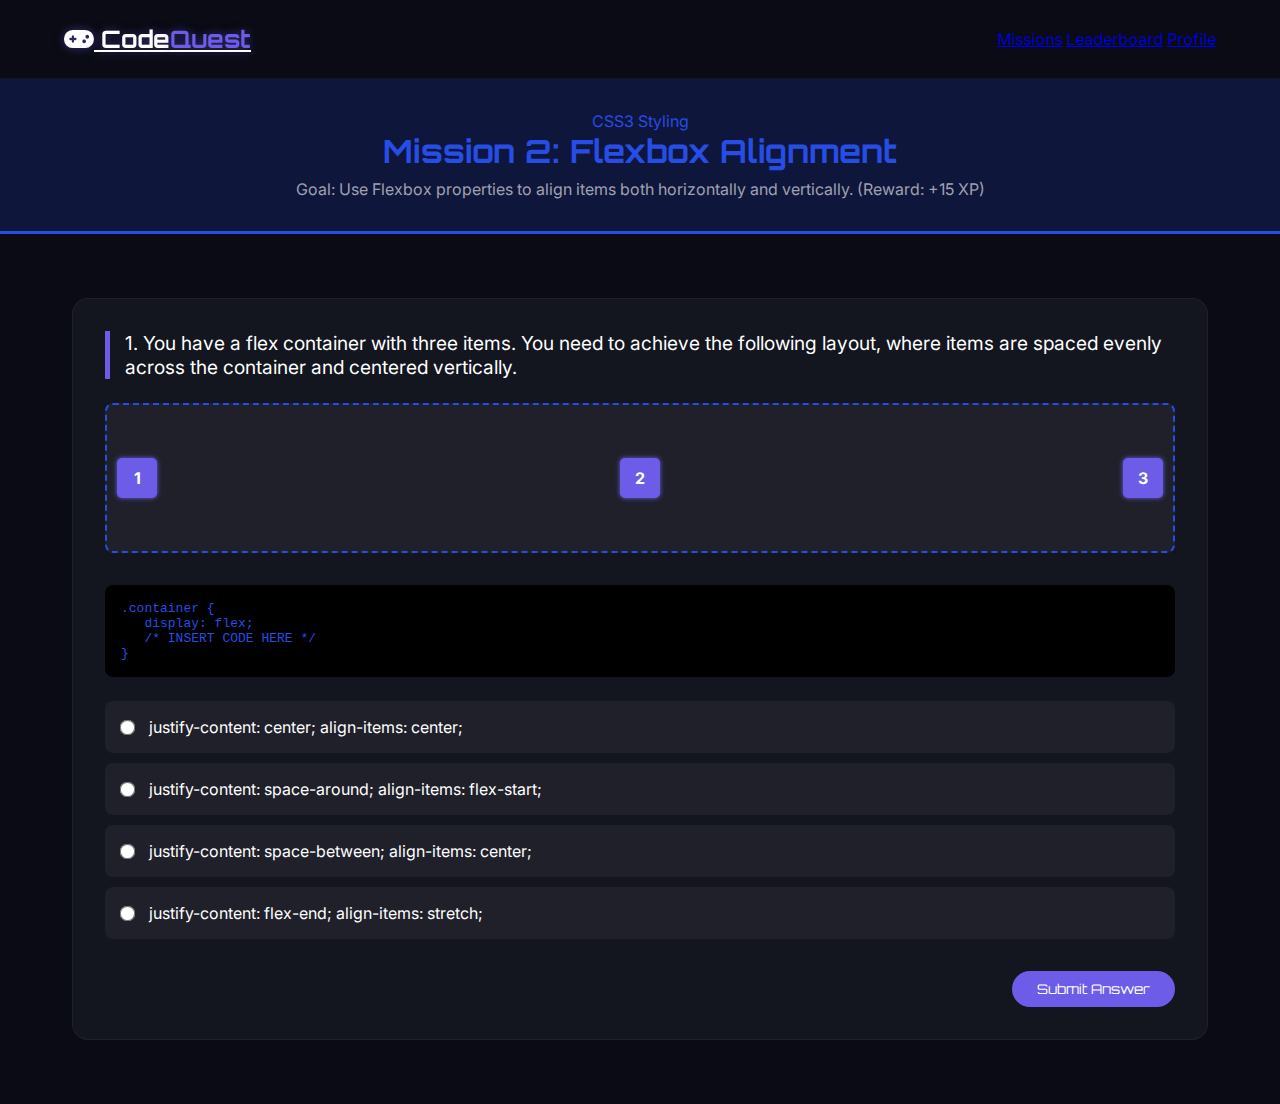
<file: mission_css.html>
<!DOCTYPE html>
<html lang="en">
<head>
    <meta charset="UTF-8">
    <meta name="viewport" content="width=device-width, initial-scale=1.0">
    <title>Mission 2: CSS Flexbox Challenge | CodeQuest</title>
    <link rel="stylesheet" href="style.css">
    <link rel="stylesheet" href="https://cdnjs.cloudflare.com/ajax/libs/font-awesome/6.4.0/css/all.min.css">
    <link href="https://fonts.googleapis.com/css2?family=Inter:wght@300;400;600&family=Orbitron:wght@400;700&display=swap" rel="stylesheet">
    <style>
        /* Specific Styles for the CSS Mission Page */
        .mission-header {
            background-color: #264de430; /* CSS color tint */
            padding: 2rem;
            text-align: center;
            border-bottom: 3px solid #264de4;
            margin-bottom: 2rem;
        }
        .mission-header h1 {
            font-family: 'Orbitron';
            color: #264de4;
            margin-bottom: 0.5rem;
        }
        .challenge-box {
            background: var(--card-bg);
            border: 1px solid var(--glass-border);
            border-radius: 16px;
            padding: 2rem;
            margin-bottom: 2rem;
        }
        .question-text {
            font-size: 1.2rem;
            margin-bottom: 1.5rem;
            border-left: 5px solid var(--primary);
            padding-left: 15px;
        }
        .option-item {
            display: flex;
            align-items: center;
            background: rgba(255, 255, 255, 0.05);
            padding: 15px;
            margin-bottom: 10px;
            border-radius: 8px;
            cursor: pointer;
            transition: background 0.2s, border 0.2s;
            border: 1px solid transparent;
        }
        .option-item:hover {
            background: rgba(108, 92, 231, 0.1);
            border: 1px solid var(--primary);
        }
        .option-item input[type="radio"] {
            margin-right: 15px;
            accent-color: var(--primary);
            transform: scale(1.2);
        }
        .code-snippet {
            background: #000;
            padding: 1rem;
            border-radius: 8px;
            overflow-x: auto;
            margin-bottom: 1.5rem;
            font-family: monospace;
            color: #264de4; /* CSS highlight color */
        }
        .btn-submit {
            background: var(--primary);
            border: none;
            color: var(--text-main);
            padding: 10px 25px;
            border-radius: 20px;
            cursor: pointer;
            font-family: 'Orbitron';
            transition: 0.3s;
        }
        .btn-submit:hover {
            box-shadow: 0 0 15px rgba(108, 92, 231, 0.6);
        }

        /* Visualization Box for Flexbox Challenge */
        .flex-container-viz {
            display: flex;
            border: 2px dashed #264de4;
            background: rgba(255, 255, 255, 0.05);
            height: 150px;
            align-items: center; /* This is the key state */
            justify-content: space-between; /* This is the key state */
            margin-bottom: 2rem;
            padding: 10px;
            border-radius: 8px;
        }
        .flex-item-viz {
            background: var(--primary);
            color: var(--text-main);
            width: 40px;
            height: 40px;
            display: flex;
            align-items: center;
            justify-content: center;
            border-radius: 5px;
            font-weight: bold;
            box-shadow: 0 0 5px var(--primary);
        }
    </style>
</head>
<body>

    <nav class="navbar">
        <a href="index.html" class="logo">
            <i class="fa-solid fa-gamepad"></i> Code<span>Quest</span>
        </a>
        <div class="nav-links">
            <a href="index.html" class="active">Missions</a>
            <a href="leaderboard.html">Leaderboard</a>
            <a href="profile.html">Profile</a>
        </div>
    </nav>

    <div class="mission-header">
        <p style="color: #264de4;">CSS3 Styling</p>
        <h1>Mission 2: Flexbox Alignment</h1>
        <p style="color: var(--text-muted);">Goal: Use Flexbox properties to align items both horizontally and vertically. (Reward: +15 XP)</p>
    </div>

    <main class="container">
        
        <div class="challenge-box">
            <p class="question-text">1. You have a flex container with three items. You need to achieve the following layout, where items are spaced evenly across the container and centered vertically.</p>

            <div class="flex-container-viz">
                <div class="flex-item-viz">1</div>
                <div class="flex-item-viz">2</div>
                <div class="flex-item-viz">3</div>
            </div>
            

            <div class="code-snippet">
                .container { <br>
                &nbsp;&nbsp; display: flex; <br>
                &nbsp;&nbsp; /* INSERT CODE HERE */ <br>
                }
            </div>

            <form id="quiz-form">
                <label class="option-item">
                    <input type="radio" name="q1" value="A">
                    justify-content: center; align-items: center;
                </label>
                <label class="option-item">
                    <input type="radio" name="q1" value="B">
                    justify-content: space-around; align-items: flex-start;
                </label>
                <label class="option-item">
                    <input type="radio" name="q1" value="C">
                    justify-content: space-between; align-items: center;
                </label>
                <label class="option-item">
                    <input type="radio" name="q1" value="D">
                    justify-content: flex-end; align-items: stretch;
                </label>
            </form>
            
            <div style="text-align: right; margin-top: 2rem;">
                <button class="btn-submit" id="submit-quiz">Submit Answer</button>
            </div>
        </div>
        
    </main>

    <script>
        document.getElementById('submit-quiz').addEventListener('click', function() {
            const form = document.getElementById('quiz-form');
            const selected = form.elements['q1'].value;
            
            if (selected === 'C') {
                alert('CHALLENGE COMPLETE! +15 XP earned. You mastered the main and cross axis alignment.');
                // Simulate progress update
                window.location.href = 'index.html';
            } else if (selected) {
                alert('MISSION FAILED. Review Flexbox properties and try again.');
            } else {
                alert('Please select an option before submitting.');
            }
        });
    </script>

</body>
</html>
</file>
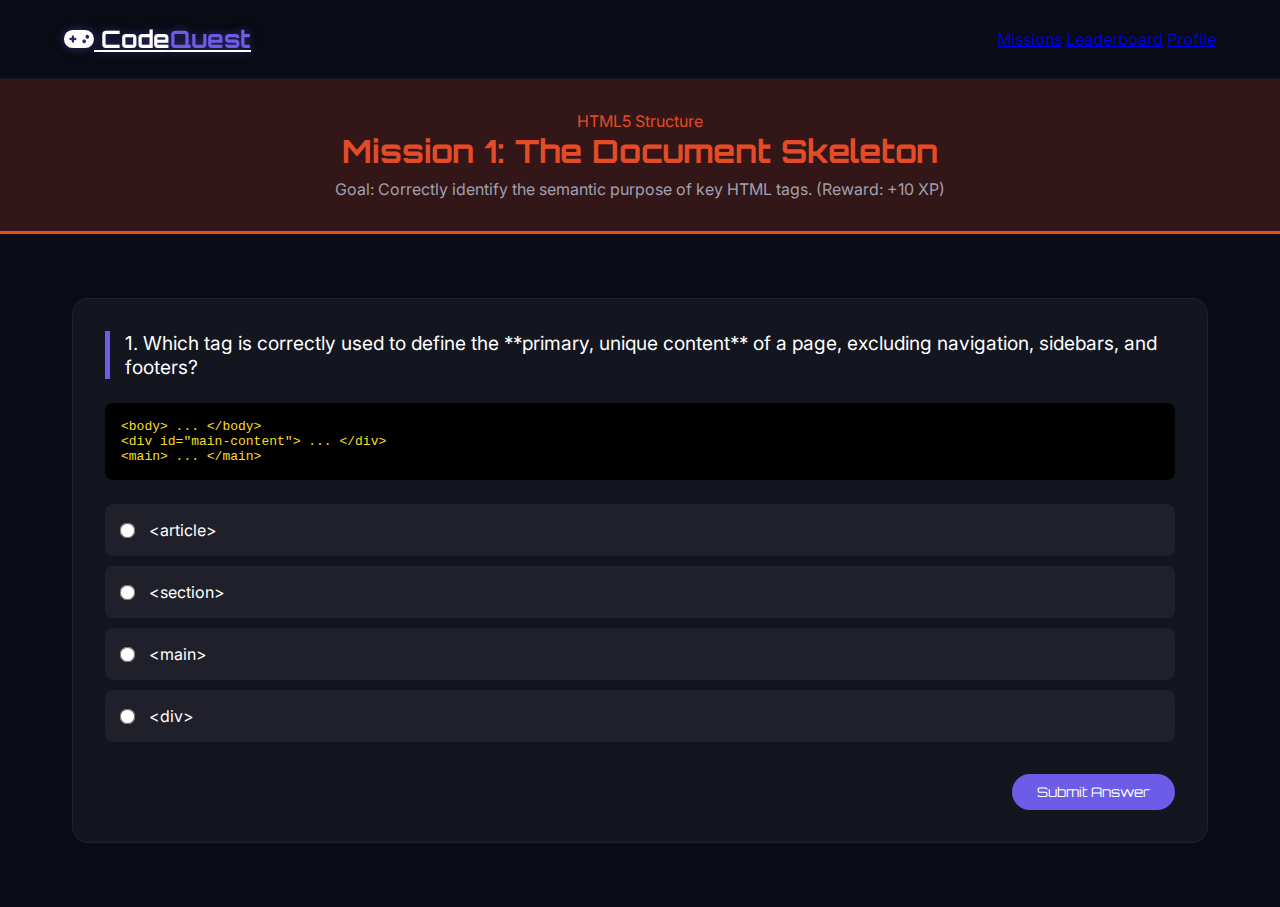
<file: mission_html.html>
<!DOCTYPE html>
<html lang="en">
<head>
    <meta charset="UTF-8">
    <meta name="viewport" content="width=device-width, initial-scale=1.0">
    <title>Mission 1: HTML Tag Basics | CodeQuest</title>
    <link rel="stylesheet" href="style.css">
    <link rel="stylesheet" href="https://cdnjs.cloudflare.com/ajax/libs/font-awesome/6.4.0/css/all.min.css">
    <link href="https://fonts.googleapis.com/css2?family=Inter:wght@300;400;600&family=Orbitron:wght@400;700&display=swap" rel="stylesheet">
    <style>
        /* Specific Styles for the Mission Page */
        .mission-header {
            background-color: #e34c2630; /* HTML color tint */
            padding: 2rem;
            text-align: center;
            border-bottom: 3px solid #e34c26;
            margin-bottom: 2rem;
        }
        .mission-header h1 {
            font-family: 'Orbitron';
            color: #e34c26;
            margin-bottom: 0.5rem;
        }
        .challenge-box {
            background: var(--card-bg);
            border: 1px solid var(--glass-border);
            border-radius: 16px;
            padding: 2rem;
            margin-bottom: 2rem;
        }
        .question-text {
            font-size: 1.2rem;
            margin-bottom: 1.5rem;
            border-left: 5px solid var(--primary);
            padding-left: 15px;
        }
        .option-item {
            display: flex;
            align-items: center;
            background: rgba(255, 255, 255, 0.05);
            padding: 15px;
            margin-bottom: 10px;
            border-radius: 8px;
            cursor: pointer;
            transition: background 0.2s, border 0.2s;
            border: 1px solid transparent;
        }
        .option-item:hover {
            background: rgba(108, 92, 231, 0.1);
            border: 1px solid var(--primary);
        }
        .option-item input[type="radio"] {
            margin-right: 15px;
            accent-color: var(--primary);
            transform: scale(1.2);
        }
        .code-snippet {
            background: #000;
            padding: 1rem;
            border-radius: 8px;
            overflow-x: auto;
            margin-bottom: 1.5rem;
            font-family: monospace;
            color: #f7df1e; /* JS/Code highlight color */
        }
        .btn-submit {
            background: var(--primary);
            border: none;
            color: var(--text-main);
            padding: 10px 25px;
            border-radius: 20px;
            cursor: pointer;
            font-family: 'Orbitron';
            transition: 0.3s;
        }
        .btn-submit:hover {
            box-shadow: 0 0 15px rgba(108, 92, 231, 0.6);
        }
    </style>
</head>
<body>

    <nav class="navbar">
        <a href="index.html" class="logo">
            <i class="fa-solid fa-gamepad"></i> Code<span>Quest</span>
        </a>
        <div class="nav-links">
            <a href="index.html" class="active">Missions</a>
            <a href="leaderboard.html">Leaderboard</a>
            <a href="profile.html">Profile</a>
        </div>
    </nav>

    <div class="mission-header">
        <p style="color: #e34c26;">HTML5 Structure</p>
        <h1>Mission 1: The Document Skeleton</h1>
        <p style="color: var(--text-muted);">Goal: Correctly identify the semantic purpose of key HTML tags. (Reward: +10 XP)</p>
    </div>

    <main class="container">
        
        <div class="challenge-box">
            <p class="question-text">1. Which tag is correctly used to define the **primary, unique content** of a page, excluding navigation, sidebars, and footers?</p>

            <div class="code-snippet">
                &lt;body&gt; ... &lt;/body&gt; <br>
                &lt;div id="main-content"&gt; ... &lt;/div&gt; <br>
                &lt;main&gt; ... &lt;/main&gt;
            </div>

            <form id="quiz-form">
                <label class="option-item">
                    <input type="radio" name="q1" value="A">
                    &lt;article&gt;
                </label>
                <label class="option-item">
                    <input type="radio" name="q1" value="B">
                    &lt;section&gt;
                </label>
                <label class="option-item">
                    <input type="radio" name="q1" value="C">
                    &lt;main&gt;
                </label>
                <label class="option-item">
                    <input type="radio" name="q1" value="D">
                    &lt;div&gt;
                </label>
            </form>
            
            <div style="text-align: right; margin-top: 2rem;">
                <button class="btn-submit" id="submit-quiz">Submit Answer</button>
            </div>
        </div>
        
    </main>

    <script>
        // Update the 'Resume' button in index.html to link to this page
        // You would do this by changing the index.html button's action:
        // <button class="btn-start" onclick="window.location.href='mission_html.html'">Resume</button>

        document.getElementById('submit-quiz').addEventListener('click', function() {
            const form = document.getElementById('quiz-form');
            const selected = form.elements['q1'].value;
            
            if (selected === 'C') {
                alert('SUCCESS! +10 XP earned. The <main> tag is the correct semantic element for primary content.');
                // In a real app, this would update the user's score in a database
                window.location.href = 'index.html'; // Go back to missions page
            } else if (selected) {
                alert('INCORRECT. Try again to save the mission.');
            } else {
                alert('Please select an option.');
            }
        });
    </script>

</body>
</html>
</file>
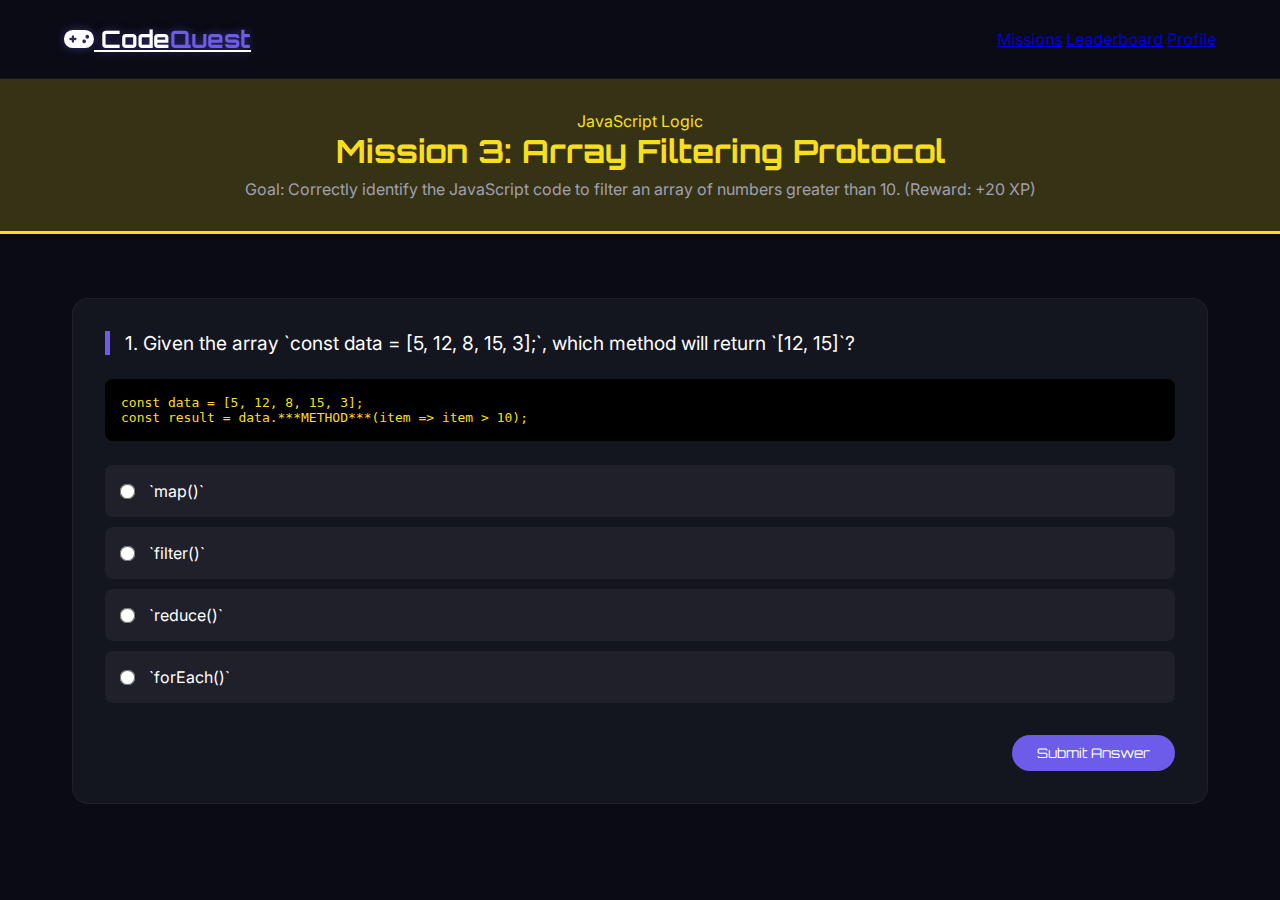
<file: mission_js.html>
<!DOCTYPE html>
<html lang="en">
<head>
    <meta charset="UTF-8">
    <meta name="viewport" content="width=device-width, initial-scale=1.0">
    <title>Mission 3: JavaScript Array Filter | CodeQuest</title>
    <link rel="stylesheet" href="style.css">
    <link rel="stylesheet" href="https://cdnjs.cloudflare.com/ajax/libs/font-awesome/6.4.0/css/all.min.css">
    <link href="https://fonts.googleapis.com/css2?family=Inter:wght@300;400;600&family=Orbitron:wght@400;700&display=swap" rel="stylesheet">
    <style>
        /* Specific Styles for the JS Mission Page */
        .mission-header {
            background-color: #f7df1e30; /* JS color tint */
            padding: 2rem;
            text-align: center;
            border-bottom: 3px solid #f7df1e;
            margin-bottom: 2rem;
        }
        .mission-header h1 {
            font-family: 'Orbitron';
            color: #f7df1e;
            margin-bottom: 0.5rem;
        }
        .challenge-box {
            background: var(--card-bg);
            border: 1px solid var(--glass-border);
            border-radius: 16px;
            padding: 2rem;
            margin-bottom: 2rem;
        }
        .question-text {
            font-size: 1.2rem;
            margin-bottom: 1.5rem;
            border-left: 5px solid var(--primary);
            padding-left: 15px;
        }
        .option-item {
            display: flex;
            align-items: center;
            background: rgba(255, 255, 255, 0.05);
            padding: 15px;
            margin-bottom: 10px;
            border-radius: 8px;
            cursor: pointer;
            transition: background 0.2s, border 0.2s;
            border: 1px solid transparent;
        }
        .option-item:hover {
            background: rgba(108, 92, 231, 0.1);
            border: 1px solid var(--primary);
        }
        .option-item input[type="radio"] {
            margin-right: 15px;
            accent-color: var(--primary);
            transform: scale(1.2);
        }
        .code-snippet {
            background: #000;
            padding: 1rem;
            border-radius: 8px;
            overflow-x: auto;
            margin-bottom: 1.5rem;
            font-family: monospace;
            color: #f7df1e; /* JS highlight color */
        }
        .btn-submit {
            background: var(--primary);
            border: none;
            color: var(--text-main);
            padding: 10px 25px;
            border-radius: 20px;
            cursor: pointer;
            font-family: 'Orbitron';
            transition: 0.3s;
        }
        .btn-submit:hover {
            box-shadow: 0 0 15px rgba(108, 92, 231, 0.6);
        }
    </style>
</head>
<body>

    <nav class="navbar">
        <a href="index.html" class="logo"><i class="fa-solid fa-gamepad"></i> Code<span>Quest</span></a>
        <div class="nav-links">
            <a href="index.html" class="active">Missions</a>
            <a href="leaderboard.html">Leaderboard</a>
            <a href="profile.html">Profile</a>
        </div>
    </nav>

    <div class="mission-header">
        <p style="color: #f7df1e;">JavaScript Logic</p>
        <h1>Mission 3: Array Filtering Protocol</h1>
        <p style="color: var(--text-muted);">Goal: Correctly identify the JavaScript code to filter an array of numbers greater than 10. (Reward: +20 XP)</p>
    </div>

    <main class="container">
        
        <div class="challenge-box">
            <p class="question-text">1. Given the array `const data = [5, 12, 8, 15, 3];`, which method will return `[12, 15]`?</p>

            <div class="code-snippet">
                const data = [5, 12, 8, 15, 3]; <br>
                const result = data.***METHOD***(item => item > 10);
            </div>

            <form id="quiz-form">
                <label class="option-item">
                    <input type="radio" name="q1" value="A">
                    `map()`
                </label>
                <label class="option-item">
                    <input type="radio" name="q1" value="B">
                    `filter()`
                </label>
                <label class="option-item">
                    <input type="radio" name="q1" value="C">
                    `reduce()`
                </label>
                <label class="option-item">
                    <input type="radio" name="q1" value="D">
                    `forEach()`
                </label>
            </form>
            
            <div style="text-align: right; margin-top: 2rem;">
                <button class="btn-submit" id="submit-quiz">Submit Answer</button>
            </div>
        </div>
        
    </main>

    <script>
        document.getElementById('submit-quiz').addEventListener('click', function() {
            const form = document.getElementById('quiz-form');
            const selected = form.elements['q1'].value;
            
            if (selected === 'B') {
                alert('ACCESS GRANTED! +20 XP earned. The filter() method creates a new array with all elements that pass the test implemented by the provided function.');
                window.location.href = 'index.html';
            } else if (selected) {
                alert('ACCESS DENIED. Logic error detected. Review Array Methods.');
            } else {
                alert('Select a method to proceed.');
            }
        });
    </script>
</body>
</html>
</file>
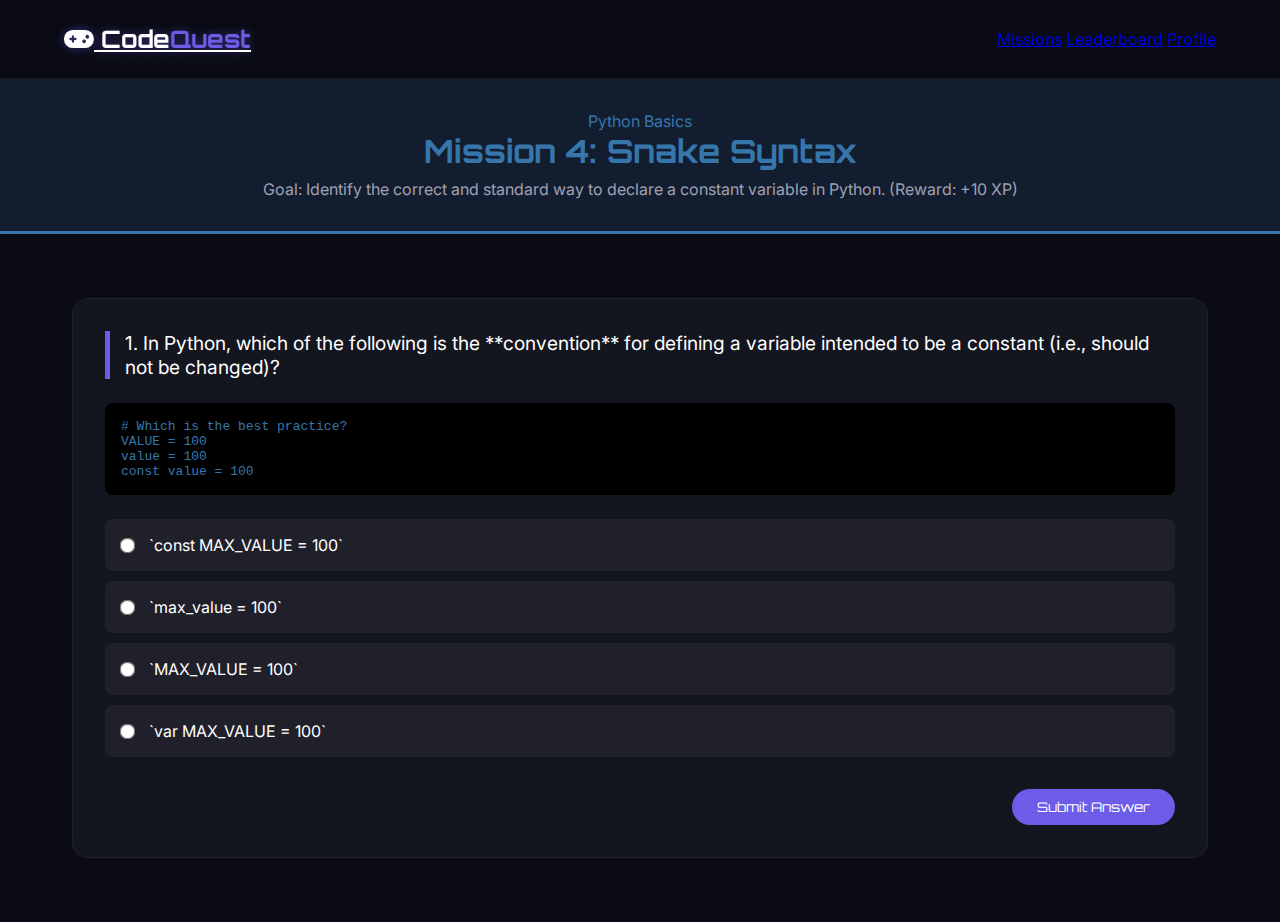
<file: mission_python.html>
<!DOCTYPE html>
<html lang="en">
<head>
    <meta charset="UTF-8">
    <meta name="viewport" content="width=device-width, initial-scale=1.0">
    <title>Mission 4: Python Variables | CodeQuest</title>
    <link rel="stylesheet" href="style.css">
    <link rel="stylesheet" href="https://cdnjs.cloudflare.com/ajax/libs/font-awesome/6.4.0/css/all.min.css">
    <link href="https://fonts.googleapis.com/css2?family=Inter:wght@300;400;600&family=Orbitron:wght@400;700&display=swap" rel="stylesheet">
    <style>
        /* Specific Styles for the Python Mission Page */
        .mission-header {
            background-color: #3776ab30; /* Python color tint */
            padding: 2rem;
            text-align: center;
            border-bottom: 3px solid #3776ab;
            margin-bottom: 2rem;
        }
        .mission-header h1 {
            font-family: 'Orbitron';
            color: #3776ab;
            margin-bottom: 0.5rem;
        }
        .challenge-box {
            background: var(--card-bg);
            border: 1px solid var(--glass-border);
            border-radius: 16px;
            padding: 2rem;
            margin-bottom: 2rem;
        }
        .question-text {
            font-size: 1.2rem;
            margin-bottom: 1.5rem;
            border-left: 5px solid var(--primary);
            padding-left: 15px;
        }
        .option-item {
            display: flex;
            align-items: center;
            background: rgba(255, 255, 255, 0.05);
            padding: 15px;
            margin-bottom: 10px;
            border-radius: 8px;
            cursor: pointer;
            transition: background 0.2s, border 0.2s;
            border: 1px solid transparent;
        }
        .option-item:hover {
            background: rgba(108, 92, 231, 0.1);
            border: 1px solid var(--primary);
        }
        .option-item input[type="radio"] {
            margin-right: 15px;
            accent-color: var(--primary);
            transform: scale(1.2);
        }
        .code-snippet {
            background: #000;
            padding: 1rem;
            border-radius: 8px;
            overflow-x: auto;
            margin-bottom: 1.5rem;
            font-family: monospace;
            color: #3776ab; /* Python highlight color */
        }
        .btn-submit {
            background: var(--primary);
            border: none;
            color: var(--text-main);
            padding: 10px 25px;
            border-radius: 20px;
            cursor: pointer;
            font-family: 'Orbitron';
            transition: 0.3s;
        }
        .btn-submit:hover {
            box-shadow: 0 0 15px rgba(108, 92, 231, 0.6);
        }
    </style>
</head>
<body>

    <nav class="navbar">
        <a href="index.html" class="logo"><i class="fa-solid fa-gamepad"></i> Code<span>Quest</span></a>
        <div class="nav-links">
            <a href="index.html" class="active">Missions</a>
            <a href="leaderboard.html">Leaderboard</a>
            <a href="profile.html">Profile</a>
        </div>
    </nav>

    <div class="mission-header">
        <p style="color: #3776ab;">Python Basics</p>
        <h1>Mission 4: Snake Syntax</h1>
        <p style="color: var(--text-muted);">Goal: Identify the correct and standard way to declare a constant variable in Python. (Reward: +10 XP)</p>
    </div>

    <main class="container">
        
        <div class="challenge-box">
            <p class="question-text">1. In Python, which of the following is the **convention** for defining a variable intended to be a constant (i.e., should not be changed)?</p>

            <div class="code-snippet">
                # Which is the best practice? <br>
                VALUE = 100 <br>
                value = 100 <br>
                const value = 100
            </div>

            <form id="quiz-form">
                <label class="option-item">
                    <input type="radio" name="q1" value="A">
                    `const MAX_VALUE = 100`
                </label>
                <label class="option-item">
                    <input type="radio" name="q1" value="B">
                    `max_value = 100`
                </label>
                <label class="option-item">
                    <input type="radio" name="q1" value="C">
                    `MAX_VALUE = 100`
                </label>
                <label class="option-item">
                    <input type="radio" name="q1" value="D">
                    `var MAX_VALUE = 100`
                </label>
            </form>
            
            <div style="text-align: right; margin-top: 2rem;">
                <button class="btn-submit" id="submit-quiz">Submit Answer</button>
            </div>
        </div>
        
    </main>

    <script>
        document.getElementById('submit-quiz').addEventListener('click', function() {
            const form = document.getElementById('quiz-form');
            const selected = form.elements['q1'].value;
            
            if (selected === 'C') {
                alert('DATA SECURED! +10 XP earned. Python constants are conventionally written in ALL_CAPS.');
                window.location.href = 'index.html';
            } else if (selected) {
                alert('SYNTAX ERROR. Check your PEP 8 guide for Python naming conventions.');
            } else {
                alert('Select an option before proceeding.');
            }
        });
    </script>
</body>
</html>
</file>
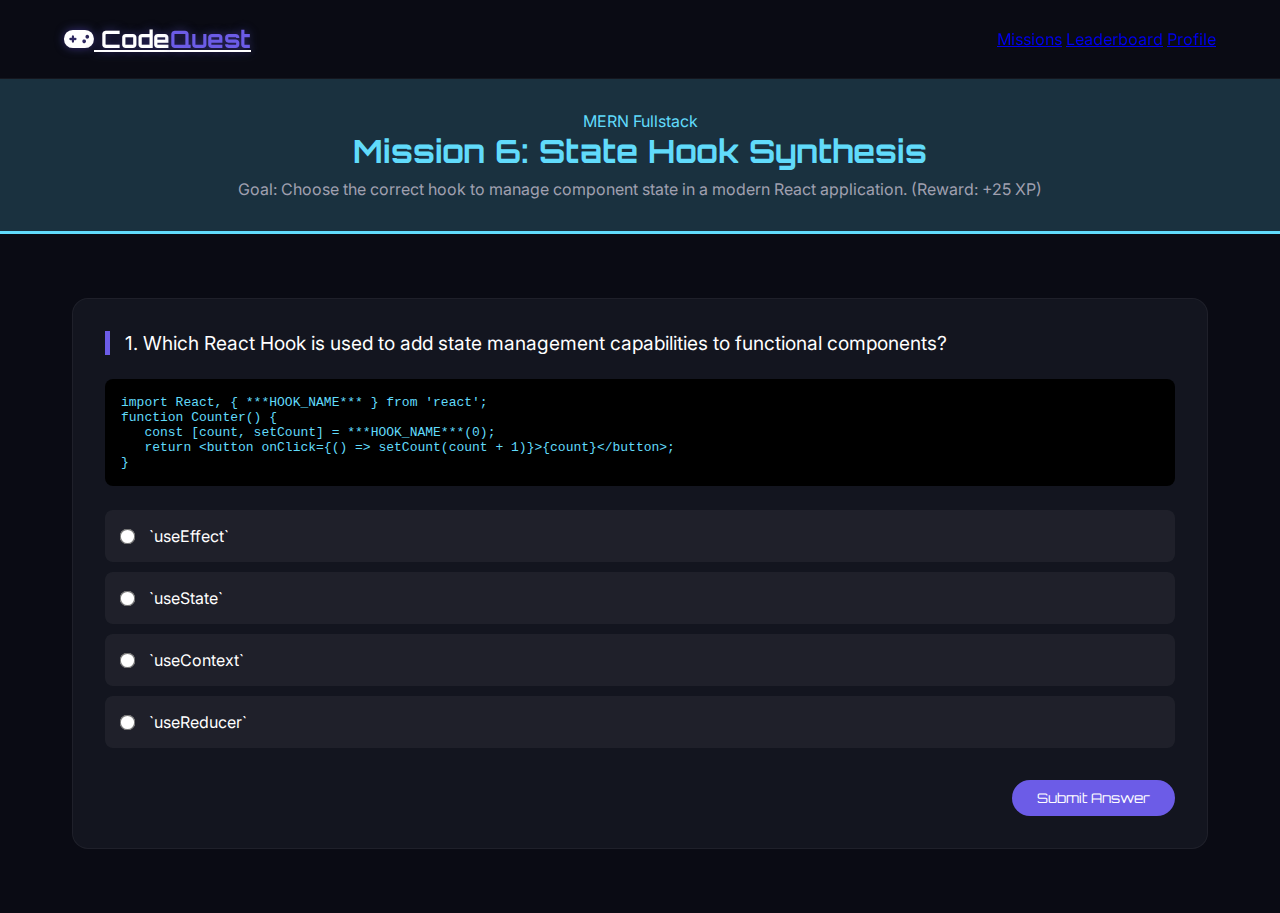
<file: mission_react.html>
<!DOCTYPE html>
<html lang="en">
<head>
    <meta charset="UTF-8">
    <meta name="viewport" content="width=device-width, initial-scale=1.0">
    <title>Mission 6: React State Hook | CodeQuest</title>
    <link rel="stylesheet" href="style.css">
    <link rel="stylesheet" href="https://cdnjs.cloudflare.com/ajax/libs/font-awesome/6.4.0/css/all.min.css">
    <link href="https://fonts.googleapis.com/css2?family=Inter:wght@300;400;600&family=Orbitron:wght@400;700&display=swap" rel="stylesheet">
    <style>
        /* Specific Styles for the React Mission Page */
        .mission-header {
            background-color: #61dbfb30; /* React color tint */
            padding: 2rem;
            text-align: center;
            border-bottom: 3px solid #61dbfb;
            margin-bottom: 2rem;
        }
        .mission-header h1 {
            font-family: 'Orbitron';
            color: #61dbfb;
            margin-bottom: 0.5rem;
        }
        .challenge-box {
            background: var(--card-bg);
            border: 1px solid var(--glass-border);
            border-radius: 16px;
            padding: 2rem;
            margin-bottom: 2rem;
        }
        .question-text {
            font-size: 1.2rem;
            margin-bottom: 1.5rem;
            border-left: 5px solid var(--primary);
            padding-left: 15px;
        }
        .option-item {
            display: flex;
            align-items: center;
            background: rgba(255, 255, 255, 0.05);
            padding: 15px;
            margin-bottom: 10px;
            border-radius: 8px;
            cursor: pointer;
            transition: background 0.2s, border 0.2s;
            border: 1px solid transparent;
        }
        .option-item:hover {
            background: rgba(108, 92, 231, 0.1);
            border: 1px solid var(--primary);
        }
        .option-item input[type="radio"] {
            margin-right: 15px;
            accent-color: var(--primary);
            transform: scale(1.2);
        }
        .code-snippet {
            background: #000;
            padding: 1rem;
            border-radius: 8px;
            overflow-x: auto;
            margin-bottom: 1.5rem;
            font-family: monospace;
            color: #61dbfb; /* React highlight color */
        }
        .btn-submit {
            background: var(--primary);
            border: none;
            color: var(--text-main);
            padding: 10px 25px;
            border-radius: 20px;
            cursor: pointer;
            font-family: 'Orbitron';
            transition: 0.3s;
        }
        .btn-submit:hover {
            box-shadow: 0 0 15px rgba(108, 92, 231, 0.6);
        }
    </style>
</head>
<body>

    <nav class="navbar">
        <a href="index.html" class="logo"><i class="fa-solid fa-gamepad"></i> Code<span>Quest</span></a>
        <div class="nav-links">
            <a href="index.html" class="active">Missions</a>
            <a href="leaderboard.html">Leaderboard</a>
            <a href="profile.html">Profile</a>
        </div>
    </nav>

    <div class="mission-header">
        <p style="color: #61dbfb;">MERN Fullstack</p>
        <h1>Mission 6: State Hook Synthesis</h1>
        <p style="color: var(--text-muted);">Goal: Choose the correct hook to manage component state in a modern React application. (Reward: +25 XP)</p>
    </div>

    <main class="container">
        
        <div class="challenge-box">
            <p class="question-text">1. Which React Hook is used to add state management capabilities to functional components?</p>

            <div class="code-snippet">
                import React, { ***HOOK_NAME*** } from 'react'; <br>
                function Counter() { <br>
                &nbsp;&nbsp; const [count, setCount] = ***HOOK_NAME***(0); <br>
                &nbsp;&nbsp; return &lt;button onClick={() => setCount(count + 1)}&gt;{count}&lt;/button&gt;; <br>
                }
            </div>

            <form id="quiz-form">
                <label class="option-item">
                    <input type="radio" name="q1" value="A">
                    `useEffect`
                </label>
                <label class="option-item">
                    <input type="radio" name="q1" value="B">
                    `useState`
                </label>
                <label class="option-item">
                    <input type="radio" name="q1" value="C">
                    `useContext`
                </label>
                <label class="option-item">
                    <input type="radio" name="q1" value="D">
                    `useReducer`
                </label>
            </form>
            
            <div style="text-align: right; margin-top: 2rem;">
                <button class="btn-submit" id="submit-quiz">Submit Answer</button>
            </div>
        </div>
        
    </main>

    <script>
        document.getElementById('submit-quiz').addEventListener('click', function() {
            const form = document.getElementById('quiz-form');
            const selected = form.elements['q1'].value;
            
            if (selected === 'B') {
                alert('COMPONENT STABLE! +25 XP earned. useState is the primary hook for managing state in functional components.');
                window.location.href = 'index.html';
            } else if (selected) {
                alert('STATE FAILURE. The component is not updating. Check your Hook knowledge.');
            } else {
                alert('Select a hook to proceed.');
            }
        });
    </script>
</body>
</html>
</file>
<file: style.css>
:root {
    --bg-dark: #0a0b14;
    --card-bg: #13151f;
    --primary: #6c5ce7;
    --accent-cyan: #00f3ff;
    --accent-pink: #d63031;
    --text-main: #ffffff;
    --text-muted: #a0a0b0;
    --glass-border: rgba(255, 255, 255, 0.05);
}

* {
    margin: 0;
    padding: 0;
    box-sizing: border-box;
}

body {
    background-color: var(--bg-dark);
    font-family: 'Inter', sans-serif;
    color: var(--text-main);
    overflow-x: hidden;
}

/* --- Navbar --- */
.navbar {
    display: flex;
    justify-content: space-between;
    align-items: center;
    padding: 1.5rem 5%;
    background: rgba(10, 11, 20, 0.8);
    backdrop-filter: blur(10px);
    position: sticky;
    top: 0;
    z-index: 100;
    border-bottom: 1px solid var(--glass-border);
}

.logo {
    font-family: 'Orbitron', sans-serif;
    font-size: 1.5rem;
    font-weight: 700;
    color: var(--text-main);
    text-shadow: 0 0 10px rgba(108, 92, 231, 0.5);
}

.logo span {
    color: var(--primary);
}

.user-stats {
    display: flex;
    gap: 20px;
    align-items: center;
}

.stat-item {
    font-size: 0.9rem;
    font-weight: 600;
    color: var(--text-muted);
    background: rgba(255,255,255,0.05);
    padding: 8px 15px;
    border-radius: 20px;
    border: 1px solid var(--glass-border);
    transition: 0.3s;
}

.stat-item:hover {
    border-color: var(--primary);
    color: var(--text-main);
    box-shadow: 0 0 10px rgba(108, 92, 231, 0.2);
}

.streak i { color: orange; }
.profile-icon img {
    width: 40px;
    height: 40px;
    border-radius: 50%;
    border: 2px solid var(--primary);
}

/* --- Hero --- */
.hero {
    text-align: center;
    padding: 4rem 1rem;
    background: radial-gradient(circle at 50% 10%, rgba(108, 92, 231, 0.15), transparent 60%);
}

.hero h1 {
    font-family: 'Orbitron', sans-serif;
    font-size: 2.5rem;
    margin-bottom: 1rem;
}

.highlight {
    background: linear-gradient(90deg, var(--accent-cyan), var(--primary));
    -webkit-background-clip: text;
    background-clip: text;
    -webkit-text-fill-color: transparent;
}

.hero p {
    color: var(--text-muted);
    font-size: 1.1rem;
}

/* --- Grid Layout --- */
.container {
    max-width: 1200px;
    margin: 0 auto;
    padding: 2rem;
}

.section-title {
    font-family: 'Orbitron', sans-serif;
    margin-bottom: 1.5rem;
    font-size: 1.5rem;
    color: var(--text-main);
    border-left: 4px solid var(--primary);
    padding-left: 15px;
}

.grid-container {
    display: grid;
    grid-template-columns: repeat(auto-fit, minmax(300px, 1fr));
    gap: 20px;
}

/* --- Cards --- */
.card {
    background: var(--card-bg);
    border: 1px solid var(--glass-border);
    border-radius: 16px;
    padding: 2rem;
    transition: transform 0.3s ease, box-shadow 0.3s ease;
    position: relative;
    overflow: hidden;
}

.card:hover {
    transform: translateY(-5px);
    box-shadow: 0 10px 30px rgba(0, 0, 0, 0.5);
    border-color: rgba(255, 255, 255, 0.1);
}

.card::before {
    content: '';
    position: absolute;
    top: 0; left: 0; width: 100%; height: 4px;
    background: var(--primary);
    opacity: 0;
    transition: opacity 0.3s;
}

.card:hover::before { opacity: 1; }

.icon-box {
    font-size: 2.5rem;
    margin-bottom: 1rem;
}

/* Tech Specific Colors */
.html-icon { color: #e34c26; }
.css-icon { color: #264de4; }
.js-icon { color: #f7df1e; }
.python-icon { color: #3776ab; }
.php-icon { color: #777bb4; }
.react-icon { color: #61dbfb; }

.card h3 {
    font-family: 'Orbitron', sans-serif;
    font-size: 1.2rem;
    margin-bottom: 0.5rem;
}

.card p {
    color: var(--text-muted);
    font-size: 0.9rem;
    margin-bottom: 1.5rem;
    line-height: 1.5;
}

/* Progress Bar */
.progress-container {
    width: 100%;
    background: rgba(255, 255, 255, 0.1);
    height: 6px;
    border-radius: 10px;
    margin-bottom: 1rem;
    overflow: hidden;
}

.progress-bar {
    height: 100%;
    background: linear-gradient(90deg, var(--primary), var(--accent-cyan));
    border-radius: 10px;
    box-shadow: 0 0 10px var(--primary);
}

.card-footer {
    display: flex;
    justify-content: space-between;
    align-items: center;
    font-size: 0.85rem;
    color: var(--text-muted);
}

.btn-start {
    background: transparent;
    color: var(--text-main);
    border: 1px solid var(--glass-border);
    padding: 6px 16px;
    border-radius: 20px;
    cursor: pointer;
    font-family: 'Orbitron', sans-serif;
    font-size: 0.8rem;
    transition: 0.3s;
}

.btn-start:hover {
    background: var(--primary);
    border-color: var(--primary);
    box-shadow: 0 0 15px rgba(108, 92, 231, 0.4);
}

/* --- Leaderboard --- */
.leaderboard-card {
    background: var(--card-bg);
    border-radius: 16px;
    padding: 1.5rem;
    border: 1px solid var(--glass-border);
}

.rank-row {
    display: flex;
    align-items: center;
    padding: 15px;
    border-bottom: 1px solid var(--glass-border);
}

.rank-row:last-child { border-bottom: none; }

.rank-num {
    font-family: 'Orbitron';
    font-size: 1.2rem;
    width: 40px;
    color: var(--text-muted);
}

.top-rank .rank-num { color: #ffd700; text-shadow: 0 0 10px rgba(255, 215, 0, 0.3); }

.player-info {
    display: flex;
    align-items: center;
    flex-grow: 1;
    gap: 15px;
}

.player-info img {
    width: 35px;
    height: 35px;
    border-radius: 50%;
    background: #2a2a35;
}

.rank-score {
    font-weight: bold;
    color: var(--accent-cyan);
}

.current-user {
    background: rgba(108, 92, 231, 0.1);
    border: 1px solid var(--primary);
    border-radius: 8px;
    margin-top: 10px;
}

/* Mobile Responsive */
@media (max-width: 768px) {
    .navbar {
        padding: 1rem;
    }
    .user-stats span { display: none; } /* Hide text on small screens, keep icons */
    .hero h1 { font-size: 1.8rem; }
}
</file>
